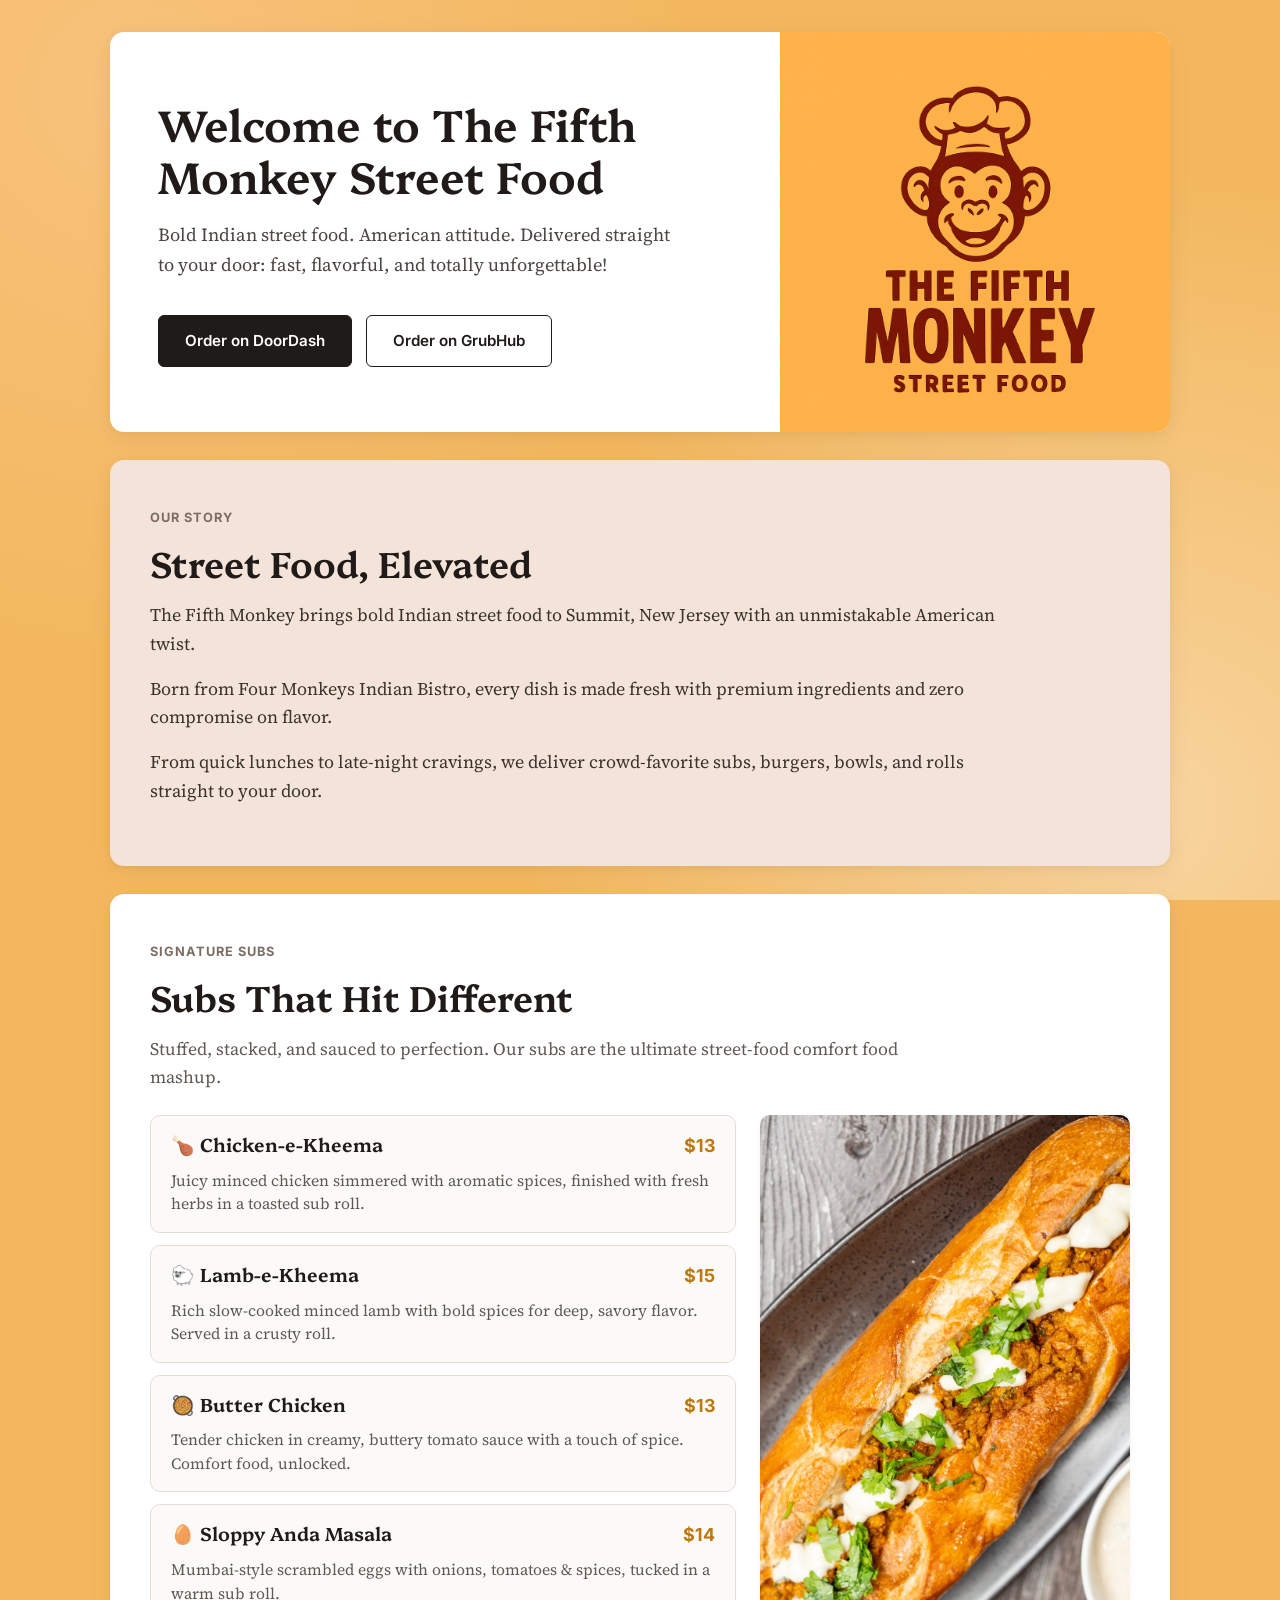
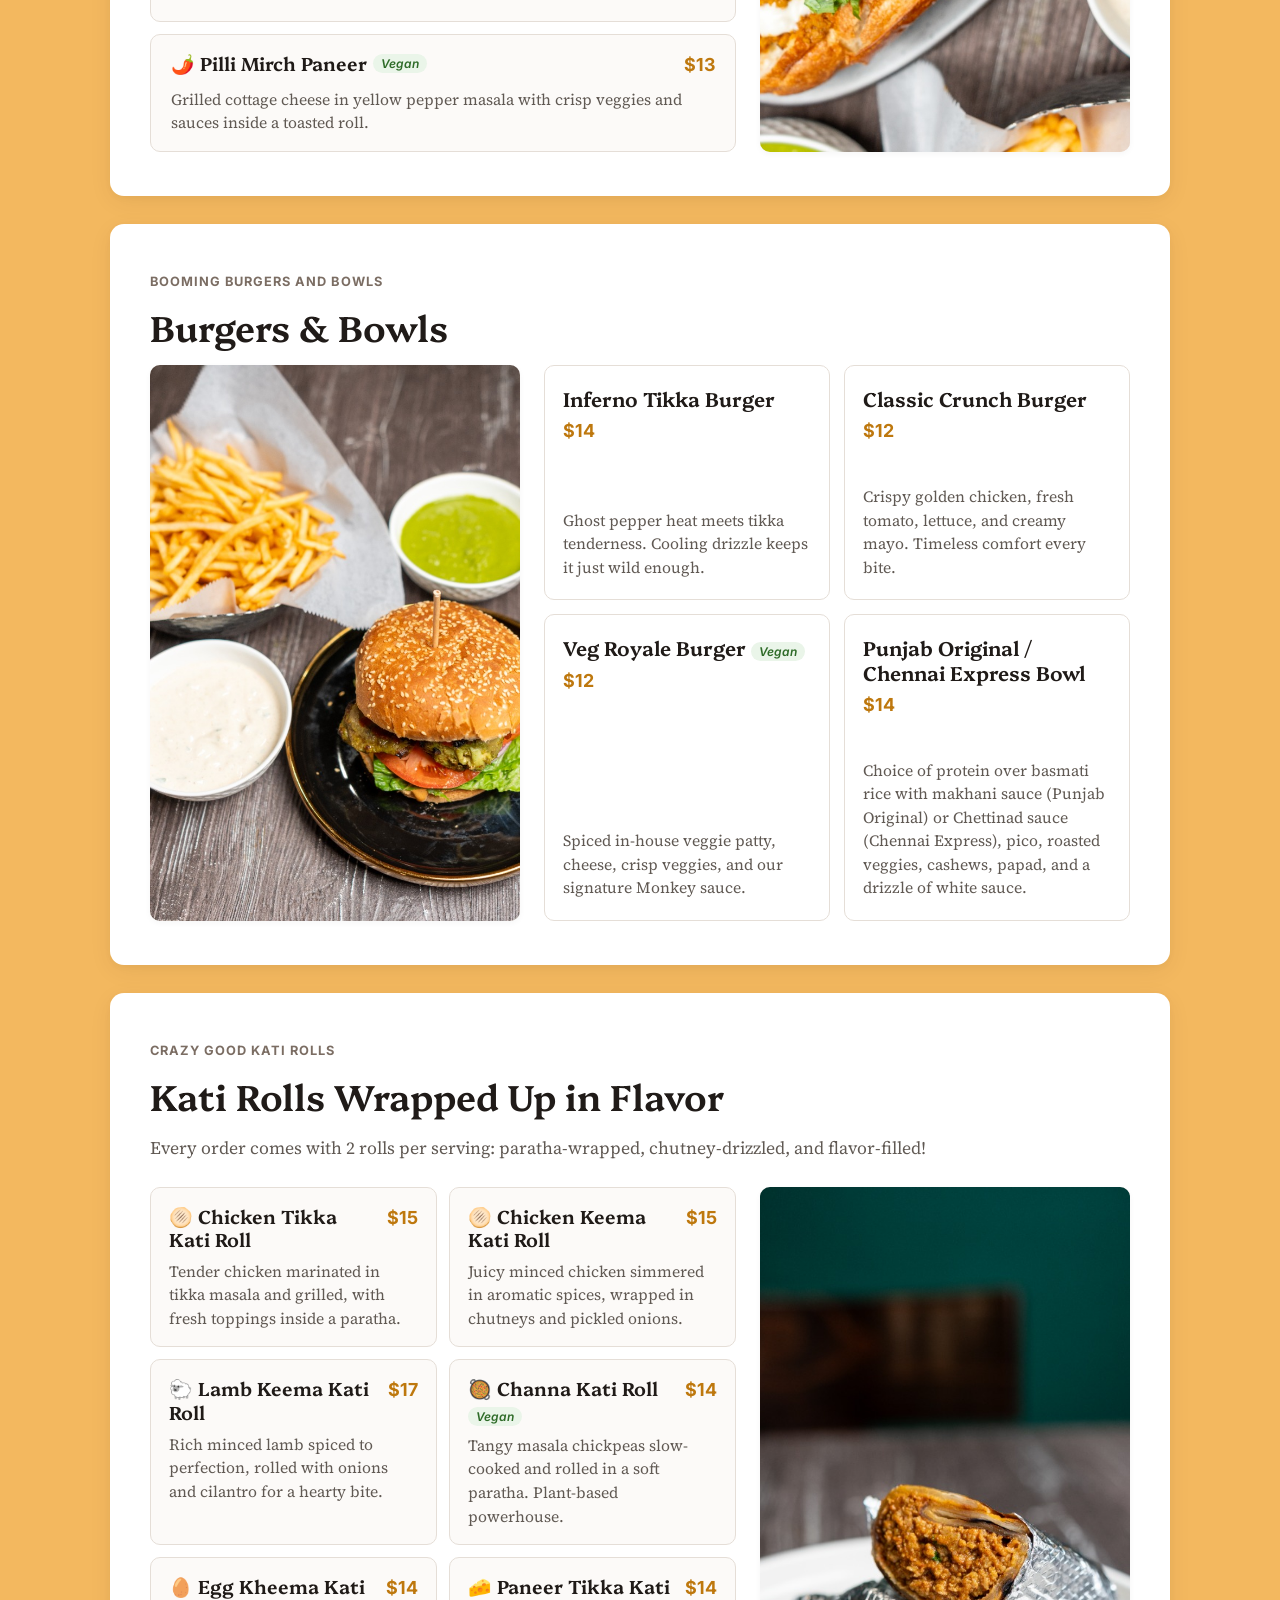
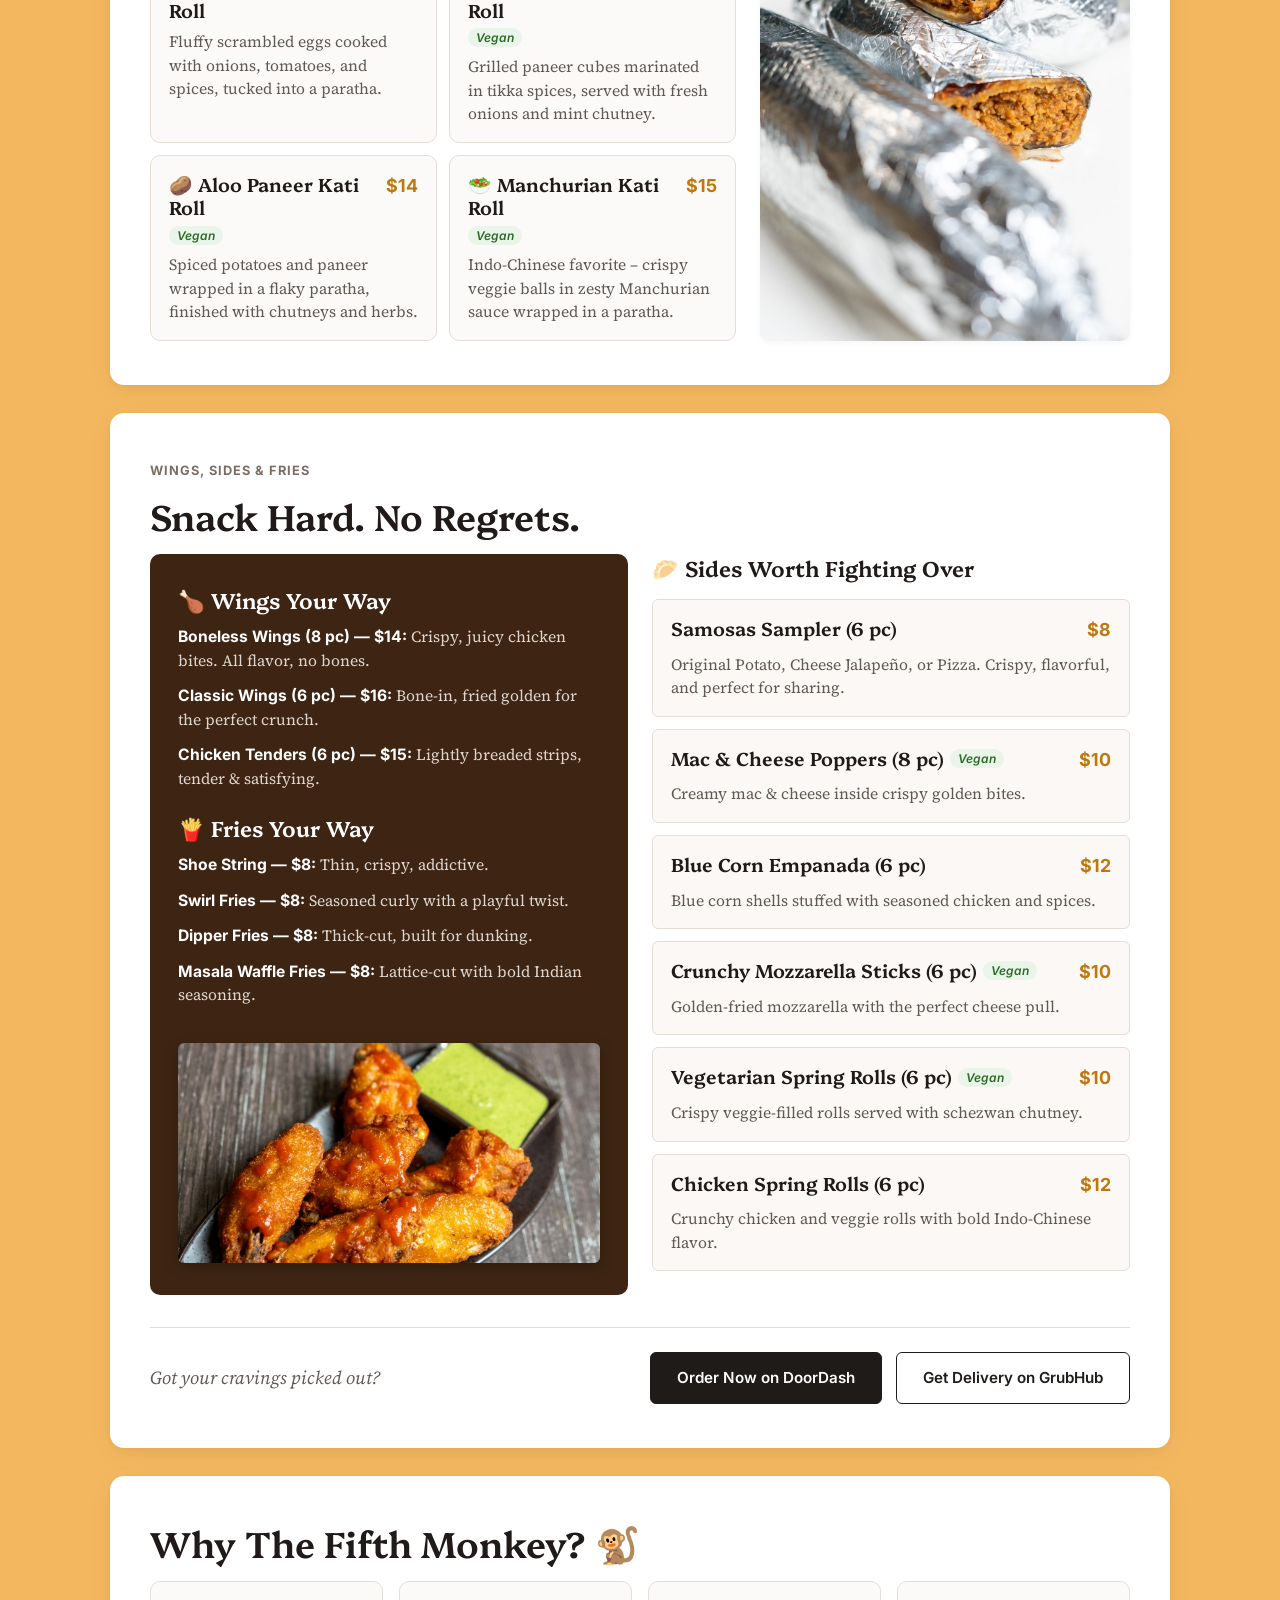
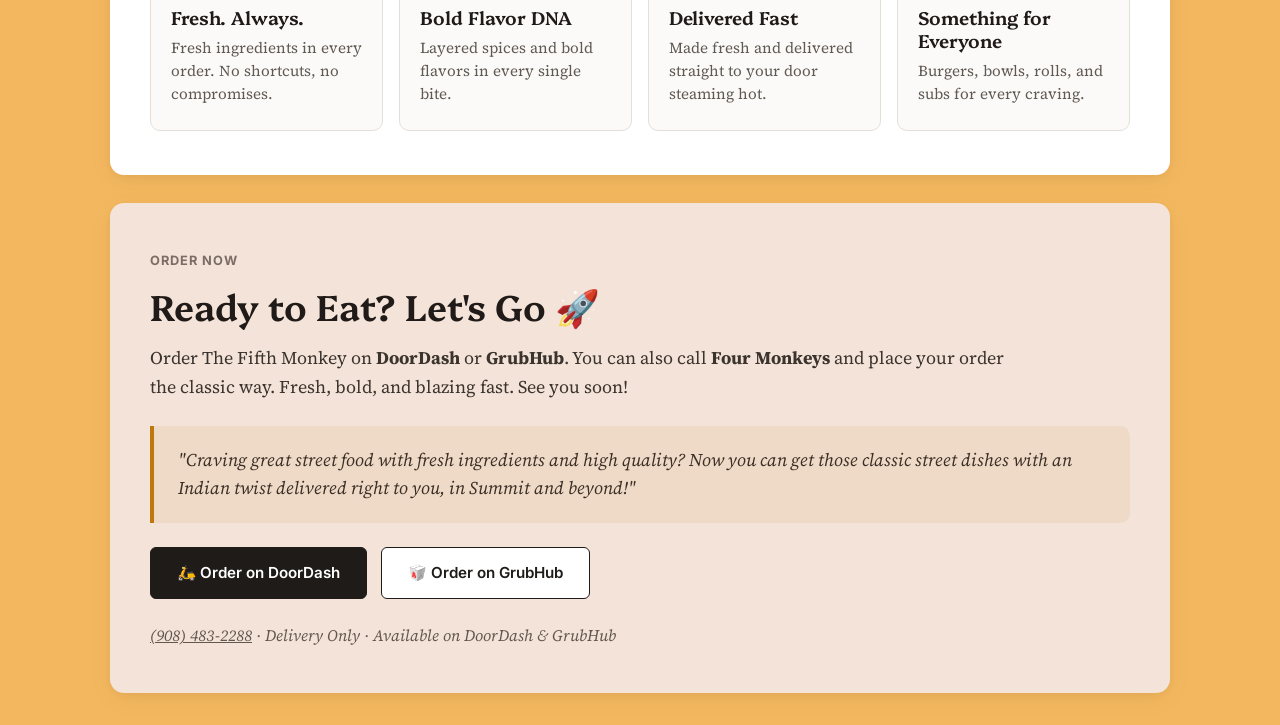
<file: index.html>
<!DOCTYPE html>
<html lang="en">

<head>
  <!-- Google tag (gtag.js) -->
  <script async src="https://www.googletagmanager.com/gtag/js?id=AW-17558335822"></script>
  <script>
    window.dataLayer = window.dataLayer || [];
    function gtag() { dataLayer.push(arguments); }
    gtag('js', new Date());
    gtag('config', 'AW-17558335822');
  </script>

  <meta charset="UTF-8">
  <meta name="viewport" content="width=device-width, initial-scale=1.0">
  <title>Welcome to The Fifth Monkey Street Food</title>
  <meta name="description"
    content="Bold Indian street food. American attitude. Delivered straight to your door: fast, flavorful, and totally unforgettable! Order on DoorDash or GrubHub.">
  <meta name="robots" content="index, follow">

  <!-- Open Graph / Facebook / Twitter -->
  <meta property="og:type" content="website">
  <meta property="og:title" content="Welcome to The Fifth Monkey Street Food">
  <meta property="og:description"
    content="Bold Indian street food. American attitude. Delivered straight to your door: fast, flavorful, and totally unforgettable!">
  <meta property="og:image" content="images/hero-logo.png">
  <meta name="twitter:card" content="summary_large_image">
  <meta name="twitter:title" content="Welcome to The Fifth Monkey Street Food">
  <meta name="twitter:description"
    content="Bold Indian street food. American attitude. Delivered straight to your door: fast, flavorful, and totally unforgettable!">
  <meta name="twitter:image" content="images/hero-logo.png">

  <!-- Google Fonts -->
  <link rel="preconnect" href="https://fonts.googleapis.com">
  <link rel="preconnect" href="https://fonts.gstatic.com" crossorigin>
  <link
    href="https://fonts.googleapis.com/css2?family=Inter:wght@400;500;600;700&family=Platypi:ital,wght@0,400;0,500;0,600;0,700;1,400&family=Source+Serif+4:ital,opsz,wght@0,8..60,300;0,8..60,400;0,8..60,500;0,8..60,600;1,8..60,400&display=swap"
    rel="stylesheet">

  <style>
    /* CSS Variables & Design Tokens */
    :root {
      --bg-gold: #f3b85f;
      --bg-cream: #f3e3d8;
      --bg-card: #ffffff;
      --bg-dark: #3e2513;
      --text-main: #201b18;
      --text-muted: #605953;
      --text-light: #ffffff;
      --accent-color: #be780e;
      --accent-hover: #8e5a0b;
      --border-light: #e5ded7;
      --font-heading: 'Platypi', Georgia, serif;
      --font-body: 'Source Serif 4', Georgia, serif;
      --font-ui: 'Inter', -apple-system, BlinkMacSystemFont, 'Segoe UI', Roboto, sans-serif;
      --radius-sm: 6px;
      --radius-md: 10px;
      --radius-lg: 14px;
      --shadow-sm: 0 2px 6px rgba(0, 0, 0, 0.04);
      --shadow-card: 0 6px 24px -2px rgba(62, 37, 19, 0.08), 0 2px 8px -1px rgba(62, 37, 19, 0.04);
      --shadow-hover: 0 10px 30px -4px rgba(62, 37, 19, 0.12);
    }

    /* Reset & Base Setup */
    *,
    *::before,
    *::after {
      box-sizing: border-box;
      margin: 0;
      padding: 0;
    }

    body {
      background-color: var(--bg-gold);
      background-image:
        radial-gradient(circle at 10% 10%, rgba(255, 205, 159, 0.45) 0%, transparent 40%),
        radial-gradient(circle at 90% 90%, rgba(255, 255, 255, 0.4) 0%, transparent 45%);
      background-attachment: fixed;
      color: var(--text-main);
      font-family: var(--font-body);
      font-size: 16px;
      line-height: 1.6;
      -webkit-font-smoothing: antialiased;
      -moz-osx-font-smoothing: grayscale;
      padding: 32px 16px;
    }

    /* Layout Wrapper */
    .site-container {
      max-width: 1060px;
      margin: 0 auto;
      display: flex;
      flex-direction: column;
      gap: 28px;
    }

    /* Base Card Styling */
    .card {
      background: var(--bg-card);
      border-radius: var(--radius-lg);
      box-shadow: var(--shadow-card);
      overflow: hidden;
      transition: transform 0.25s ease, box-shadow 0.25s ease;
    }

    .card-pad {
      padding: 44px 40px;
    }

    /* Badges & Section Eyebrows */
    .eyebrow {
      display: inline-block;
      font-family: var(--font-ui);
      font-size: 0.8rem;
      font-weight: 700;
      text-transform: uppercase;
      letter-spacing: 0.08em;
      color: #7b6d63;
      margin-bottom: 12px;
    }

    .pill-badge {
      display: inline-flex;
      align-items: center;
      padding: 2px 8px;
      border-radius: 12px;
      font-size: 0.75rem;
      font-weight: 600;
      font-family: var(--font-ui);
    }

    .pill-vegan {
      background: #eaf5e9;
      color: #2e6b28;
      font-style: italic;
    }

    /* Headings */
    h1,
    h2,
    h3,
    h4 {
      font-family: var(--font-heading);
      color: var(--text-main);
      font-weight: 600;
      line-height: 1.25;
    }

    .section-title {
      font-size: 2.25rem;
      margin-bottom: 16px;
    }

    .section-subtitle {
      font-size: 1.1rem;
      color: var(--text-muted);
      margin-bottom: 24px;
      max-width: 780px;
    }

    /* Action Buttons */
    .btn-group {
      display: flex;
      flex-wrap: wrap;
      gap: 14px;
      align-items: center;
      margin-top: 24px;
    }

    .btn {
      display: inline-flex;
      align-items: center;
      justify-content: center;
      gap: 8px;
      padding: 13px 26px;
      border-radius: var(--radius-sm);
      font-family: var(--font-ui);
      font-size: 0.95rem;
      font-weight: 600;
      text-decoration: none;
      cursor: pointer;
      transition: all 0.2s ease;
      white-space: nowrap;
    }

    .btn-primary {
      background: #1e1b18;
      color: #ffffff;
      border: 1.5px solid #1e1b18;
    }

    .btn-primary:hover {
      background: #000000;
      border-color: #000000;
      transform: translateY(-2px);
      box-shadow: 0 4px 12px rgba(0, 0, 0, 0.15);
    }

    .btn-secondary {
      background: #ffffff;
      color: #1e1b18;
      border: 1.5px solid #1e1b18;
    }

    .btn-secondary:hover {
      background: #f8f6f3;
      transform: translateY(-2px);
      box-shadow: 0 4px 12px rgba(0, 0, 0, 0.08);
    }

    /* ================================================= */
    /* 1. HERO SECTION                                   */
    /* ================================================= */
    .hero-card {
      display: grid;
      grid-template-columns: 1fr 390px;
      min-height: 400px;
    }

    .hero-content {
      padding: 56px 48px;
      display: flex;
      flex-direction: column;
      justify-content: center;
    }

    .hero-title {
      font-size: 2.75rem;
      font-weight: 600;
      color: var(--text-main);
      margin-bottom: 18px;
      line-height: 1.2;
    }

    .hero-description {
      font-size: 1.15rem;
      color: #4b4541;
      line-height: 1.6;
      margin-bottom: 12px;
      max-width: 520px;
    }

    .hero-panel {
      position: relative;
      overflow: hidden;
      background-color: #f4a645;
      min-height: 320px;
    }

    .hero-panel img {
      width: 100%;
      height: 100%;
      object-fit: cover;
      object-position: center;
      display: block;
      transition: transform 0.4s ease;
    }

    .hero-panel:hover img {
      transform: scale(1.02);
    }

    /* ================================================= */
    /* 2. OUR STORY SECTION                              */
    /* ================================================= */
    .story-card {
      background: var(--bg-cream);
    }

    .story-text {
      font-size: 1.12rem;
      color: #3b332d;
      margin-bottom: 16px;
      max-width: 860px;
    }

    /* ================================================= */
    /* FOOD SHOWCASE LAYOUTS (PHOTO + MENU ITEMS)       */
    /* ================================================= */
    .menu-showcase-layout {
      display: grid;
      grid-template-columns: 1fr 370px;
      gap: 24px;
      align-items: stretch;
    }

    .menu-showcase-layout.reverse {
      grid-template-columns: 370px 1fr;
    }

    .menu-photo-card {
      position: relative;
      border-radius: var(--radius-md);
      overflow: hidden;
      box-shadow: var(--shadow-sm);
      background: #f0e6dc;
      min-height: 340px;
      display: flex;
    }

    .menu-photo-card img {
      width: 100%;
      height: 100%;
      object-fit: cover;
      display: block;
      transition: transform 0.4s ease;
    }

    .menu-photo-card:hover img {
      transform: scale(1.03);
    }

    .photo-badge {
      position: absolute;
      bottom: 0;
      left: 0;
      right: 0;
      padding: 16px 18px;
      background: linear-gradient(to top, rgba(30, 27, 24, 0.9) 0%, rgba(30, 27, 24, 0.45) 70%, transparent 100%);
      color: #ffffff;
      font-family: var(--font-ui);
      display: flex;
      justify-content: space-between;
      align-items: baseline;
      gap: 10px;
      pointer-events: none;
    }

    .photo-badge-title {
      font-size: 0.95rem;
      font-weight: 600;
      color: #ffffff;
      letter-spacing: 0.01em;
    }

    .photo-badge-tag {
      font-size: 0.72rem;
      font-weight: 700;
      text-transform: uppercase;
      letter-spacing: 0.06em;
      color: #f6c378;
    }

    /* ================================================= */
    /* 3. SIGNATURE SUBS                                 */
    /* ================================================= */
    .subs-grid {
      display: flex;
      flex-direction: column;
      gap: 12px;
    }

    .sub-item {
      background: #fcfaf8;
      border: 1px solid var(--border-light);
      border-radius: var(--radius-md);
      padding: 16px 20px;
      transition: transform 0.2s ease, box-shadow 0.2s ease, border-color 0.2s ease;
    }

    .sub-item:hover {
      transform: translateY(-2px);
      box-shadow: var(--shadow-sm);
      border-color: #d1c6bc;
    }

    .item-header {
      display: flex;
      justify-content: space-between;
      align-items: baseline;
      gap: 12px;
      margin-bottom: 8px;
    }

    .item-name {
      font-size: 1.18rem;
      font-weight: 600;
      color: var(--text-main);
      display: flex;
      align-items: center;
      gap: 6px;
      flex-wrap: wrap;
    }

    .item-price {
      font-family: var(--font-ui);
      font-weight: 700;
      font-size: 1.12rem;
      color: var(--accent-color);
      white-space: nowrap;
    }

    .item-desc {
      font-size: 0.98rem;
      color: var(--text-muted);
      line-height: 1.5;
    }

    /* ================================================= */
    /* 4. BURGERS & BOWLS                                */
    /* ================================================= */
    .burgers-grid {
      display: grid;
      grid-template-columns: repeat(2, 1fr);
      gap: 14px;
    }

    .burger-item {
      border: 1.5px solid var(--border-light);
      border-radius: var(--radius-md);
      padding: 20px 18px;
      display: flex;
      flex-direction: column;
      justify-content: space-between;
      background: #ffffff;
      transition: transform 0.2s ease, border-color 0.2s ease, box-shadow 0.2s ease;
    }

    .burger-item:hover {
      border-color: var(--accent-color);
      transform: translateY(-3px);
      box-shadow: var(--shadow-hover);
    }

    .burger-top {
      margin-bottom: 16px;
    }

    .burger-title {
      font-size: 1.25rem;
      margin-bottom: 6px;
    }

    /* ================================================= */
    /* 5. KATI ROLLS                                     */
    /* ================================================= */
    .rolls-grid {
      display: grid;
      grid-template-columns: repeat(2, 1fr);
      gap: 12px;
    }

    .roll-item {
      background: #fcfaf8;
      border: 1px solid var(--border-light);
      border-radius: var(--radius-md);
      padding: 16px 18px;
      transition: transform 0.2s ease, box-shadow 0.2s ease;
    }

    .roll-item:hover {
      transform: translateY(-2px);
      box-shadow: var(--shadow-sm);
    }

    /* ================================================= */
    /* 6. WINGS, SIDES & FRIES                           */
    /* ================================================= */
    .snacks-layout {
      display: grid;
      grid-template-columns: 1fr 1fr;
      gap: 24px;
    }

    .wings-dark-panel {
      background: var(--bg-dark);
      color: #ffffff;
      border-radius: var(--radius-md);
      padding: 32px 28px;
      display: flex;
      flex-direction: column;
      gap: 24px;
    }

    .wings-dark-panel h3 {
      color: #ffffff;
      font-size: 1.35rem;
      margin-bottom: 12px;
      display: flex;
      align-items: center;
      gap: 8px;
    }

    .wings-list {
      list-style: none;
      display: flex;
      flex-direction: column;
      gap: 12px;
    }

    .wings-list li {
      font-size: 0.98rem;
      color: #dfd7cf;
      line-height: 1.5;
    }

    .wings-list strong {
      color: #ffffff;
      font-family: var(--font-ui);
    }

    .wings-photo-wrap {
      position: relative;
      border-radius: var(--radius-sm);
      overflow: hidden;
      margin-top: 12px;
      height: 220px;
      box-shadow: 0 4px 14px rgba(0, 0, 0, 0.25);
      background: #2a180b;
      display: flex;
    }

    .wings-photo-wrap img {
      width: 100%;
      height: 100%;
      object-fit: cover;
      display: block;
      transition: transform 0.4s ease;
    }

    .wings-photo-wrap:hover img {
      transform: scale(1.03);
    }

    .sides-panel {
      display: flex;
      flex-direction: column;
      gap: 14px;
    }

    .sides-panel-title {
      font-size: 1.35rem;
      margin-bottom: 4px;
      display: flex;
      align-items: center;
      gap: 8px;
    }

    .sides-grid {
      display: grid;
      grid-template-columns: 1fr;
      gap: 12px;
    }

    .side-item {
      background: #fbf8f5;
      border: 1px solid var(--border-light);
      border-radius: var(--radius-sm);
      padding: 16px 18px;
      transition: transform 0.2s ease;
    }

    .side-item:hover {
      transform: translateY(-2px);
    }

    .cravings-cta {
      margin-top: 32px;
      padding-top: 24px;
      border-top: 1px solid var(--border-light);
      display: flex;
      justify-content: space-between;
      align-items: center;
      flex-wrap: wrap;
      gap: 16px;
    }

    .cravings-text {
      font-style: italic;
      font-size: 1.15rem;
      color: var(--text-muted);
    }

    /* ================================================= */
    /* 7. WHY THE FIFTH MONKEY                           */
    /* ================================================= */
    .features-grid {
      display: grid;
      grid-template-columns: repeat(4, 1fr);
      gap: 16px;
      margin-top: 16px;
    }

    .feature-card {
      background: #fcfaf8;
      border: 1px solid var(--border-light);
      border-radius: var(--radius-md);
      padding: 24px 20px;
      text-align: left;
      transition: transform 0.2s ease;
    }

    .feature-card:hover {
      transform: translateY(-3px);
    }

    .feature-title {
      font-size: 1.15rem;
      margin-bottom: 8px;
      color: var(--text-main);
    }

    .feature-desc {
      font-size: 0.95rem;
      color: var(--text-muted);
      line-height: 1.5;
    }

    /* ================================================= */
    /* 8. ORDER NOW / FOOTER CTA                         */
    /* ================================================= */
    .cta-card {
      background: var(--bg-cream);
      text-align: left;
    }

    .cta-quote {
      border-left: 4px solid var(--accent-color);
      background: rgba(190, 120, 14, 0.08);
      padding: 20px 24px;
      border-radius: 0 var(--radius-md) var(--radius-md) 0;
      font-family: var(--font-body);
      font-size: 1.12rem;
      font-style: italic;
      color: #3b2f25;
      margin: 24px 0;
      line-height: 1.6;
    }

    .cta-footer-info {
      font-size: 1rem;
      font-style: italic;
      color: #63584e;
      margin-top: 24px;
    }

    .cta-footer-info a {
      color: inherit;
      text-decoration: underline;
    }

    /* ================================================= */
    /* RESPONSIVE BREAKPOINTS                            */
    /* ================================================= */
    @media (max-width: 900px) {
      .hero-card {
        grid-template-columns: 1fr;
      }

      .hero-panel {
        min-height: 280px;
      }

      .menu-showcase-layout,
      .menu-showcase-layout.reverse {
        grid-template-columns: 1fr;
        gap: 20px;
      }

      .menu-photo-card {
        order: -1;
        min-height: 280px;
        max-height: 340px;
      }

      .subs-grid {
        display: grid;
        grid-template-columns: repeat(2, 1fr);
        gap: 14px;
      }

      .burgers-grid {
        grid-template-columns: repeat(2, 1fr);
      }

      .rolls-grid {
        grid-template-columns: repeat(2, 1fr);
      }

      .features-grid {
        grid-template-columns: repeat(2, 1fr);
      }

      .snacks-layout {
        grid-template-columns: 1fr;
      }
    }

    @media (max-width: 650px) {
      body {
        padding: 16px 10px;
      }

      .card-pad {
        padding: 28px 20px;
      }

      .hero-content {
        padding: 36px 20px;
      }

      .hero-title {
        font-size: 2.1rem;
      }

      .section-title {
        font-size: 1.85rem;
      }

      .menu-photo-card {
        min-height: 220px;
        max-height: 260px;
      }

      .subs-grid,
      .rolls-grid,
      .burgers-grid,
      .features-grid {
        grid-template-columns: 1fr;
        display: flex;
        flex-direction: column;
        gap: 12px;
      }

      .wings-photo-wrap {
        height: 190px;
      }

      .btn {
        width: 100%;
      }

      .btn-group {
        flex-direction: column;
        width: 100%;
      }

      .cravings-cta {
        flex-direction: column;
        align-items: flex-start;
      }
    }
  </style>
</head>

<body>

  <main class="site-container">

    <!-- 1. HERO SECTION -->
    <section class="card hero-card" id="hero">
      <div class="hero-content">
        <h1 class="hero-title">Welcome to The Fifth Monkey Street Food</h1>
        <p class="hero-description">Bold Indian street food. American attitude. Delivered straight to your door: fast,
          flavorful, and totally unforgettable!</p>
        <div class="btn-group">
          <a class="btn btn-primary" id="hero-doordash-btn"
            href="https://www.doordash.com/store/fifth-monkey-street-food-summit-36221263/80767153/?srsltid=AfmBOoqvVuHT8nBYmdUlo4n7VqwVdym1fz89Ntes96xJIYk48ZEU5QR_"
            target="_blank" rel="noopener noreferrer">Order on DoorDash</a>
          <a class="btn btn-secondary" id="hero-grubhub-btn"
            href="https://www.grubhub.com/restaurant/fifth-monkey-street-food-83-summit-avenue-summit/12700432"
            target="_blank" rel="noopener noreferrer">Order on GrubHub</a>
        </div>
      </div>
      <div class="hero-panel">
        <img src="images/hero-logo.png" alt="The Fifth Monkey Street Food Chef Logo" loading="eager">
      </div>
    </section>

    <!-- 2. OUR STORY -->
    <section class="card card-pad story-card" id="our-story">
      <span class="eyebrow">Our Story</span>
      <h2 class="section-title">Street Food, Elevated</h2>
      <p class="story-text">The Fifth Monkey brings bold Indian street food to Summit, New Jersey with an unmistakable
        American twist.</p>
      <p class="story-text">Born from Four Monkeys Indian Bistro, every dish is made fresh with premium ingredients and
        zero compromise on flavor.</p>
      <p class="story-text">From quick lunches to late-night cravings, we deliver crowd-favorite subs, burgers, bowls,
        and rolls straight to your door.</p>
    </section>

    <!-- 3. SIGNATURE SUBS -->
    <section class="card card-pad" id="signature-subs">
      <span class="eyebrow">Signature Subs</span>
      <h2 class="section-title">Subs That Hit Different</h2>
      <p class="section-subtitle">Stuffed, stacked, and sauced to perfection. Our subs are the ultimate street-food
        comfort food mashup.</p>

      <div class="menu-showcase-layout">
        <div class="subs-grid">
          <article class="sub-item">
            <div class="item-header">
              <h3 class="item-name">🍗 Chicken-e-Kheema</h3>
              <span class="item-price">$13</span>
            </div>
            <p class="item-desc">Juicy minced chicken simmered with aromatic spices, finished with fresh herbs in a
              toasted sub roll.</p>
          </article>

          <article class="sub-item">
            <div class="item-header">
              <h3 class="item-name">🐑 Lamb-e-Kheema</h3>
              <span class="item-price">$15</span>
            </div>
            <p class="item-desc">Rich slow-cooked minced lamb with bold spices for deep, savory flavor. Served in a
              crusty
              roll.</p>
          </article>

          <article class="sub-item">
            <div class="item-header">
              <h3 class="item-name">🥘 Butter Chicken</h3>
              <span class="item-price">$13</span>
            </div>
            <p class="item-desc">Tender chicken in creamy, buttery tomato sauce with a touch of spice. Comfort food,
              unlocked.</p>
          </article>

          <article class="sub-item">
            <div class="item-header">
              <h3 class="item-name">🥚 Sloppy Anda Masala</h3>
              <span class="item-price">$14</span>
            </div>
            <p class="item-desc">Mumbai-style scrambled eggs with onions, tomatoes &amp; spices, tucked in a warm sub
              roll.</p>
          </article>

          <article class="sub-item">
            <div class="item-header">
              <h3 class="item-name">🌶️ Pilli Mirch Paneer <span class="pill-badge pill-vegan">Vegan</span></h3>
              <span class="item-price">$13</span>
            </div>
            <p class="item-desc">Grilled cottage cheese in yellow pepper masala with crisp veggies and sauces inside a
              toasted roll.</p>
          </article>
        </div>

        <div class="menu-photo-card">
          <img src="images/sub-kheema.jpg" alt="Signature toasted Chicken-e-Kheema Sub with garlic sauce and herbs"
            loading="lazy">
        </div>
      </div>
    </section>

    <!-- 4. BURGERS & BOWLS -->
    <section class="card card-pad" id="burgers-and-bowls">
      <span class="eyebrow">Booming Burgers and Bowls</span>
      <h2 class="section-title">Burgers &amp; Bowls</h2>

      <div class="menu-showcase-layout reverse">
        <div class="menu-photo-card">
          <img src="images/burger-fries.jpg"
            alt="Crispy Crunch Burger with golden fries, mint chutney and garlic dipping sauces" loading="lazy">
        </div>

        <div class="burgers-grid">
          <article class="burger-item">
            <div class="burger-top">
              <h3 class="burger-title">Inferno Tikka Burger</h3>
              <span class="item-price">$14</span>
            </div>
            <p class="item-desc">Ghost pepper heat meets tikka tenderness. Cooling drizzle keeps it just wild enough.
            </p>
          </article>

          <article class="burger-item">
            <div class="burger-top">
              <h3 class="burger-title">Classic Crunch Burger</h3>
              <span class="item-price">$12</span>
            </div>
            <p class="item-desc">Crispy golden chicken, fresh tomato, lettuce, and creamy mayo. Timeless comfort every
              bite.</p>
          </article>

          <article class="burger-item">
            <div class="burger-top">
              <h3 class="burger-title">Veg Royale Burger <span class="pill-badge pill-vegan">Vegan</span></h3>
              <span class="item-price">$12</span>
            </div>
            <p class="item-desc">Spiced in-house veggie patty, cheese, crisp veggies, and our signature Monkey sauce.
            </p>
          </article>

          <article class="burger-item">
            <div class="burger-top">
              <h3 class="burger-title">Punjab Original / Chennai Express Bowl</h3>
              <span class="item-price">$14</span>
            </div>
            <p class="item-desc">Choice of protein over basmati rice with makhani sauce (Punjab Original) or Chettinad
              sauce (Chennai Express), pico, roasted veggies, cashews, papad, and a drizzle of white sauce.</p>
          </article>
        </div>
      </div>
    </section>

    <!-- 5. KATI ROLLS -->
    <section class="card card-pad" id="kati-rolls">
      <span class="eyebrow">Crazy Good Kati Rolls</span>
      <h2 class="section-title">Kati Rolls Wrapped Up in Flavor</h2>
      <p class="section-subtitle">Every order comes with 2 rolls per serving: paratha-wrapped, chutney-drizzled, and
        flavor-filled!</p>

      <div class="menu-showcase-layout">
        <div class="rolls-grid">
          <article class="roll-item">
            <div class="item-header">
              <h3 class="item-name">🫓 Chicken Tikka Kati Roll</h3>
              <span class="item-price">$15</span>
            </div>
            <p class="item-desc">Tender chicken marinated in tikka masala and grilled, with fresh toppings inside a
              paratha.</p>
          </article>

          <article class="roll-item">
            <div class="item-header">
              <h3 class="item-name">🫓 Chicken Keema Kati Roll</h3>
              <span class="item-price">$15</span>
            </div>
            <p class="item-desc">Juicy minced chicken simmered in aromatic spices, wrapped in chutneys and pickled
              onions.
            </p>
          </article>

          <article class="roll-item">
            <div class="item-header">
              <h3 class="item-name">🐑 Lamb Keema Kati Roll</h3>
              <span class="item-price">$17</span>
            </div>
            <p class="item-desc">Rich minced lamb spiced to perfection, rolled with onions and cilantro for a hearty
              bite.
            </p>
          </article>

          <article class="roll-item">
            <div class="item-header">
              <h3 class="item-name">🥘 Channa Kati Roll <span class="pill-badge pill-vegan">Vegan</span></h3>
              <span class="item-price">$14</span>
            </div>
            <p class="item-desc">Tangy masala chickpeas slow-cooked and rolled in a soft paratha. Plant-based
              powerhouse.
            </p>
          </article>

          <article class="roll-item">
            <div class="item-header">
              <h3 class="item-name">🥚 Egg Kheema Kati Roll</h3>
              <span class="item-price">$14</span>
            </div>
            <p class="item-desc">Fluffy scrambled eggs cooked with onions, tomatoes, and spices, tucked into a paratha.
            </p>
          </article>

          <article class="roll-item">
            <div class="item-header">
              <h3 class="item-name">🧀 Paneer Tikka Kati Roll <span class="pill-badge pill-vegan">Vegan</span></h3>
              <span class="item-price">$14</span>
            </div>
            <p class="item-desc">Grilled paneer cubes marinated in tikka spices, served with fresh onions and mint
              chutney.</p>
          </article>

          <article class="roll-item">
            <div class="item-header">
              <h3 class="item-name">🥔 Aloo Paneer Kati Roll <span class="pill-badge pill-vegan">Vegan</span></h3>
              <span class="item-price">$14</span>
            </div>
            <p class="item-desc">Spiced potatoes and paneer wrapped in a flaky paratha, finished with chutneys and
              herbs.
            </p>
          </article>

          <article class="roll-item">
            <div class="item-header">
              <h3 class="item-name">🥗 Manchurian Kati Roll <span class="pill-badge pill-vegan">Vegan</span></h3>
              <span class="item-price">$15</span>
            </div>
            <p class="item-desc">Indo-Chinese favorite – crispy veggie balls in zesty Manchurian sauce wrapped in a
              paratha.</p>
          </article>
        </div>

        <div class="menu-photo-card">
          <img src="images/kati-rolls.jpg"
            alt="Flaky paratha kati rolls wrapped in foil filled with flavorful spiced keema" loading="lazy">
        </div>
      </div>
    </section>

    <!-- 6. WINGS, SIDES & FRIES -->
    <section class="card card-pad" id="wings-sides-fries">
      <span class="eyebrow">Wings, Sides &amp; Fries</span>
      <h2 class="section-title">Snack Hard. No Regrets.</h2>

      <div class="snacks-layout">
        <!-- Dark panel: Wings & Fries -->
        <div class="wings-dark-panel">
          <div>
            <h3>🍗 Wings Your Way</h3>
            <ul class="wings-list">
              <li><strong>Boneless Wings (8 pc) — $14:</strong> Crispy, juicy chicken bites. All flavor, no bones.</li>
              <li><strong>Classic Wings (6 pc) — $16:</strong> Bone-in, fried golden for the perfect crunch.</li>
              <li><strong>Chicken Tenders (6 pc) — $15:</strong> Lightly breaded strips, tender &amp; satisfying.</li>
            </ul>
          </div>

          <div>
            <h3>🍟 Fries Your Way</h3>
            <ul class="wings-list">
              <li><strong>Shoe String — $8:</strong> Thin, crispy, addictive.</li>
              <li><strong>Swirl Fries — $8:</strong> Seasoned curly with a playful twist.</li>
              <li><strong>Dipper Fries — $8:</strong> Thick-cut, built for dunking.</li>
              <li><strong>Masala Waffle Fries — $8:</strong> Lattice-cut with bold Indian seasoning.</li>
            </ul>
          </div>

          <div class="wings-photo-wrap">
            <img src="images/wings-chutney.jpg"
              alt="Golden crispy wings drizzled with hot sauce and served with vibrant mint chutney" loading="lazy">
          </div>
        </div>

        <!-- Sides Panel -->
        <div class="sides-panel">
          <h3 class="sides-panel-title">🥟 Sides Worth Fighting Over</h3>
          <div class="sides-grid">
            <article class="side-item">
              <div class="item-header">
                <h4 class="item-name">Samosas Sampler (6 pc)</h4>
                <span class="item-price">$8</span>
              </div>
              <p class="item-desc">Original Potato, Cheese Jalapeño, or Pizza. Crispy, flavorful, and perfect for
                sharing.</p>
            </article>

            <article class="side-item">
              <div class="item-header">
                <h4 class="item-name">Mac &amp; Cheese Poppers (8 pc) <span class="pill-badge pill-vegan">Vegan</span>
                </h4>
                <span class="item-price">$10</span>
              </div>
              <p class="item-desc">Creamy mac &amp; cheese inside crispy golden bites.</p>
            </article>

            <article class="side-item">
              <div class="item-header">
                <h4 class="item-name">Blue Corn Empanada (6 pc)</h4>
                <span class="item-price">$12</span>
              </div>
              <p class="item-desc">Blue corn shells stuffed with seasoned chicken and spices.</p>
            </article>

            <article class="side-item">
              <div class="item-header">
                <h4 class="item-name">Crunchy Mozzarella Sticks (6 pc) <span class="pill-badge pill-vegan">Vegan</span>
                </h4>
                <span class="item-price">$10</span>
              </div>
              <p class="item-desc">Golden-fried mozzarella with the perfect cheese pull.</p>
            </article>

            <article class="side-item">
              <div class="item-header">
                <h4 class="item-name">Vegetarian Spring Rolls (6 pc) <span class="pill-badge pill-vegan">Vegan</span>
                </h4>
                <span class="item-price">$10</span>
              </div>
              <p class="item-desc">Crispy veggie-filled rolls served with schezwan chutney.</p>
            </article>

            <article class="side-item">
              <div class="item-header">
                <h4 class="item-name">Chicken Spring Rolls (6 pc)</h4>
                <span class="item-price">$12</span>
              </div>
              <p class="item-desc">Crunchy chicken and veggie rolls with bold Indo-Chinese flavor.</p>
            </article>
          </div>
        </div>
      </div>

      <div class="cravings-cta">
        <p class="cravings-text">Got your cravings picked out?</p>
        <div class="btn-group" style="margin-top: 0;">
          <a class="btn btn-primary"
            href="https://www.doordash.com/store/fifth-monkey-street-food-summit-36221263/80767153/?srsltid=AfmBOoqvVuHT8nBYmdUlo4n7VqwVdym1fz89Ntes96xJIYk48ZEU5QR_"
            target="_blank" rel="noopener noreferrer">Order Now on DoorDash</a>
          <a class="btn btn-secondary"
            href="https://www.grubhub.com/restaurant/fifth-monkey-street-food-83-summit-avenue-summit/12700432"
            target="_blank" rel="noopener noreferrer">Get Delivery on GrubHub</a>
        </div>
      </div>
    </section>

    <!-- 7. WHY THE FIFTH MONKEY -->
    <section class="card card-pad" id="why-fifth-monkey">
      <h2 class="section-title">Why The Fifth Monkey? 🐒</h2>
      <div class="features-grid">
        <div class="feature-card">
          <h3 class="feature-title">Fresh. Always.</h3>
          <p class="feature-desc">Fresh ingredients in every order. No shortcuts, no compromises.</p>
        </div>
        <div class="feature-card">
          <h3 class="feature-title">Bold Flavor DNA</h3>
          <p class="feature-desc">Layered spices and bold flavors in every single bite.</p>
        </div>
        <div class="feature-card">
          <h3 class="feature-title">Delivered Fast</h3>
          <p class="feature-desc">Made fresh and delivered straight to your door steaming hot.</p>
        </div>
        <div class="feature-card">
          <h3 class="feature-title">Something for Everyone</h3>
          <p class="feature-desc">Burgers, bowls, rolls, and subs for every craving.</p>
        </div>
      </div>
    </section>

    <!-- 8. ORDER NOW / FOOTER CTA -->
    <section class="card card-pad cta-card" id="order-now">
      <span class="eyebrow">Order Now</span>
      <h2 class="section-title">Ready to Eat? Let's Go 🚀</h2>
      <p class="story-text">Order The Fifth Monkey on <strong>DoorDash</strong> or <strong>GrubHub</strong>. You can
        also call <strong>Four Monkeys</strong> and place your order the classic way. Fresh, bold, and blazing fast. See
        you soon!</p>

      <blockquote class="cta-quote">
        "Craving great street food with fresh ingredients and high quality? Now you can get those classic street dishes
        with an Indian twist delivered right to you, in Summit and beyond!"
      </blockquote>

      <div class="btn-group">
        <a class="btn btn-primary" id="footer-doordash-btn"
          href="https://www.doordash.com/store/fifth-monkey-street-food-summit-36221263/80767153/?srsltid=AfmBOoqvVuHT8nBYmdUlo4n7VqwVdym1fz89Ntes96xJIYk48ZEU5QR_"
          target="_blank" rel="noopener noreferrer">🛵 Order on DoorDash</a>
        <a class="btn btn-secondary" id="footer-grubhub-btn"
          href="https://www.grubhub.com/restaurant/fifth-monkey-street-food-83-summit-avenue-summit/12700432"
          target="_blank" rel="noopener noreferrer">🥡 Order on GrubHub</a>
      </div>

      <p class="cta-footer-info">
        <a href="tel:9084832288">(908) 483-2288</a> · Delivery Only · Available on DoorDash &amp; GrubHub
      </p>
    </section>

  </main>

</body>

</html>
</file>
